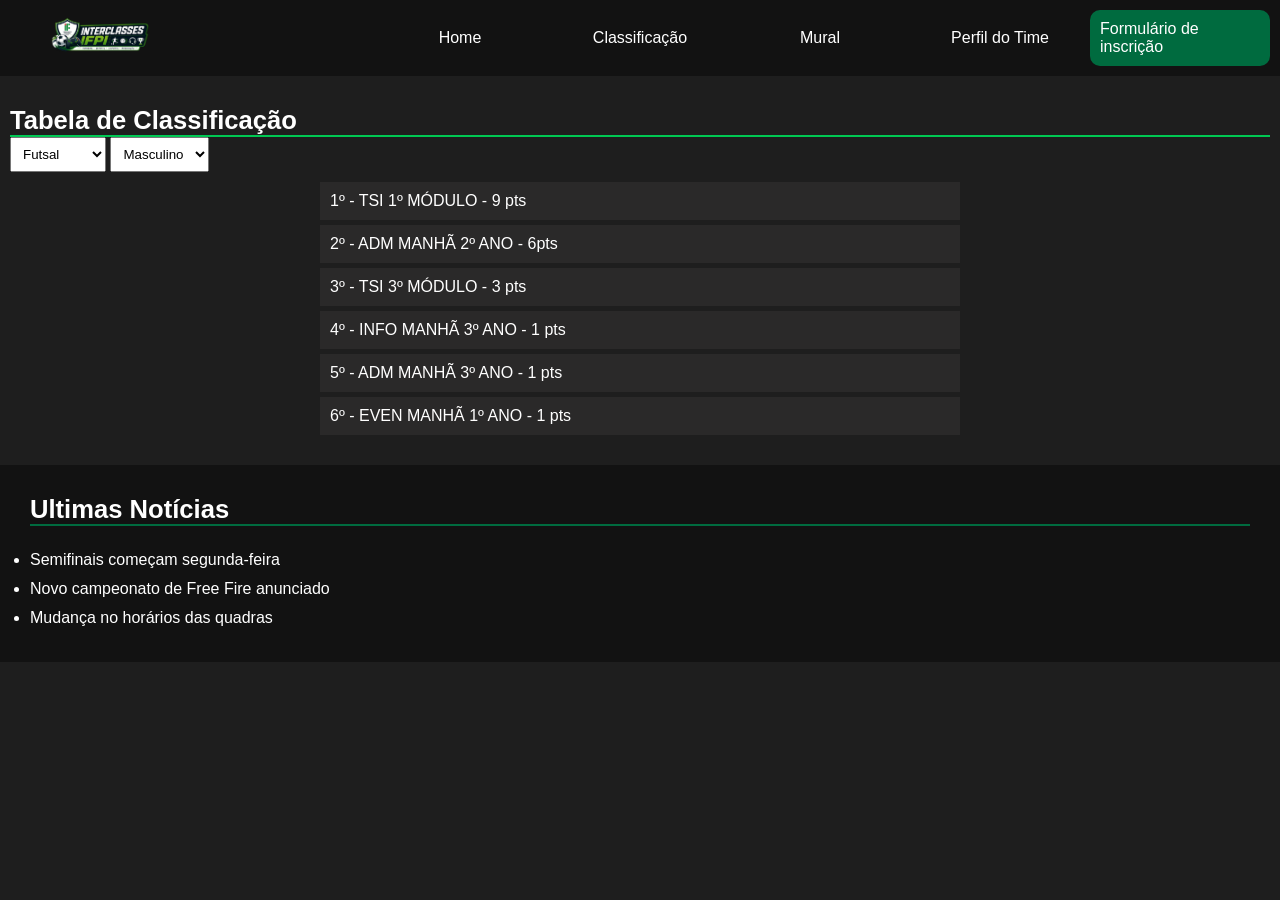
<file: classificacao.html>
<!DOCTYPE html>
<html lang="pt-br">
<head>
    <meta charset="UTF-8">
    <meta name="viewport" content="width=device-width, initial-scale=1.0">
    <title>Classificação</title>
    <link rel="stylesheet" href="style_classificacao.css">
    <link rel="shortcut icon" href="assets/logo.png" type="image/x-icon">
</head>
<body>
    <header>
        <nav>
            <a href="index.html" id="logo"><img src="assets/logo.png" alt="Logo Interclasses IFPI" style="width: 100px;"></a>
            <a href="index.html" id="home">Home</a>
            <a href="classificacao.html" id="classificacao">Classificação</a>
            <a href="mural.html" id="mural">Mural</a>
            <a href="perfiltsi_1.html" id="perfil">Perfil do Time</a>
            <a href="formulario.html" id="inscricao">Formulário de inscrição</a>
        </nav>
    </header>
    <main>
        <section class="tabela">
            <h3>Tabela de Classificação</h3>
            <form>
                <select name="Esporte" id="esporte">
                    <option value="futsal">Futsal</option>
                    <option value="volei">Vôlei</option>
                    <option value="handebol">Handebol</option>
                </select>
                <select name="genero" id="masculino">
                    <option value="masculino">Masculino</option>
                    <option value="feminino">Feminino</option>
                </select>
            </form>
            
        </section>
        <section class="tabela-classificacao">
            <div class="tabela-colocados">
                <a href="perfiltsi_1.html" class="colocado"> 1º - TSI 1º MÓDULO - 9 pts</a>
                <a href="perfiladm_2.html" class="colocado"> 2º - ADM MANHÃ 2º ANO - 6pts</a>
                <a href="perfiltsi_3.html" class="colocado"> 3º - TSI 3º MÓDULO - 3 pts</a>
                <a href="perfilinfo_4.html" class="colocado"> 4º - INFO MANHÃ 3º ANO - 1 pts</a>
                <a href="perfiladm_3.html" class="colocado"> 5º - ADM MANHÃ 3º ANO - 1 pts</a>
                <a href="perfileven_1.html" class="colocado"> 6º - EVEN MANHÃ 1º ANO - 1 pts</a>
            </div>
        </section>
    </main>
    <footer class="ultimas-noticias">
        <h3>Ultimas Notícias</h3>
        <ul>
            <li>Semifinais começam segunda-feira</li>
            <li>Novo campeonato de Free Fire anunciado</li>
            <li>Mudança no horários das quadras</li>
        </ul>
    </footer>
</body>
</html>
</file>
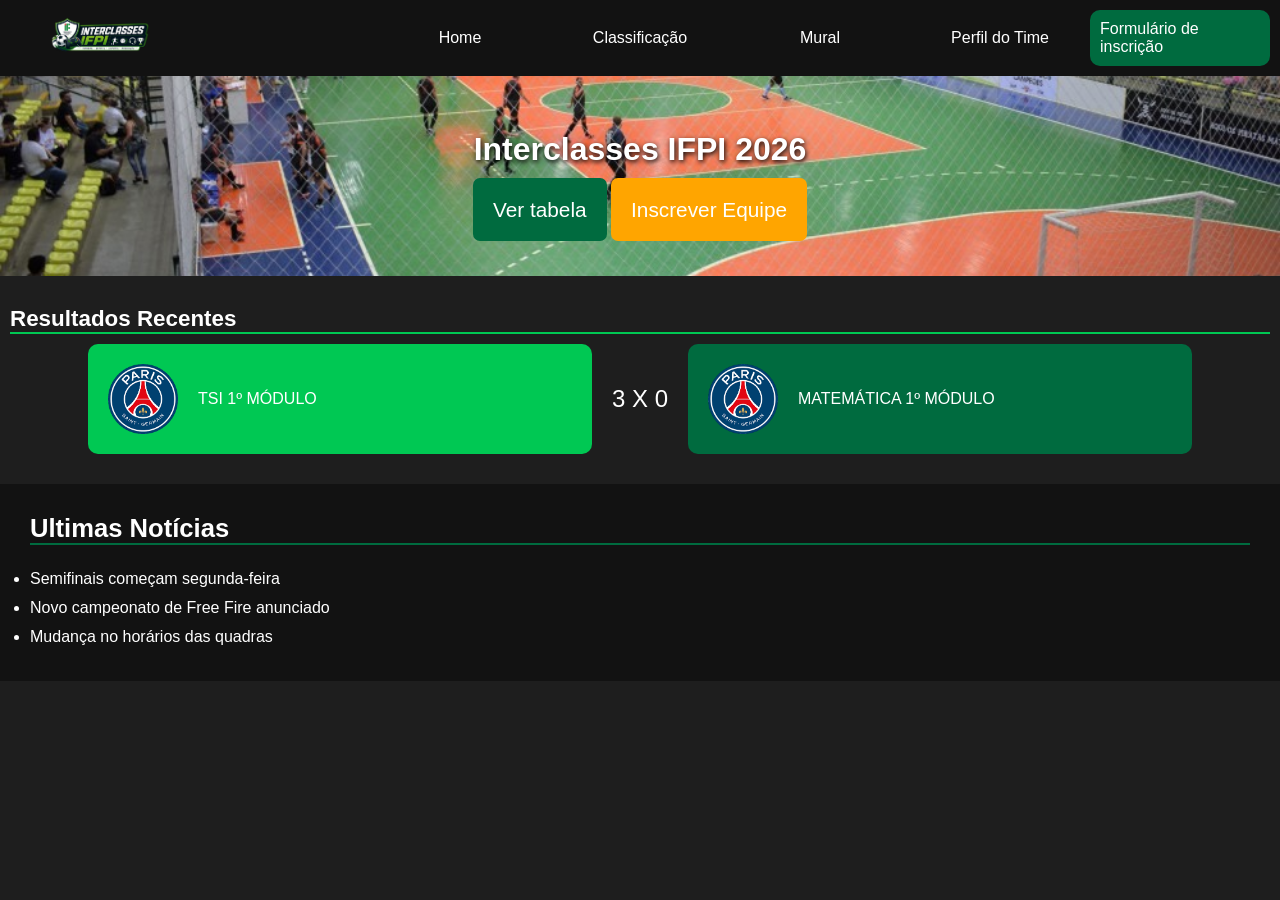
<file: home.html>
<!DOCTYPE html>
<html lang="pt-br">
<head>
    <meta charset="UTF-8">
    <meta name="viewport" content="width=device-width, initial-scale=1.0">
    <title>Torneios e Interclasse - IFPI</title>
    <link rel="stylesheet" href="style_home.css">
    <link rel="shortcut icon" href="assets/logo.png" type="image/x-icon">
</head>
<body>
    <header>
        <nav>
            <a href="home.html" id="logo"><img src="assets/logo.png" alt="Logo Interclasses IFPI" style="width: 100px;"></a>
            <a href="home.html" id="home">Home</a>
            <a href="classificacao.html" id="classificacao">Classificação</a>
            <a href="mural.html" id="mural">Mural</a>
            <a href="perfil.html" id="perfil">Perfil do Time</a>
            <a href="formulario.html" id="inscricao">Formulário de inscrição</a>
        </nav>
    </header>
    <main>
        <section class="Interclasses">
            <h3>Interclasses IFPI 2026</h3>
            <div class="apresentacao_interclasses">
                <a href="classificacao.html" class="btn btn-interclasses-tabela">Ver tabela</a>
                <a href="fomulario.html" class="btn btn-interclasses-equipe">Inscrever Equipe</a>
            </div>
        </section>
        <section class="jogos-recentes">
            <h3>Resultados Recentes</h3>
            <div class="jogos-icones">
                <a href="perfil_tsi_1.html" class="botoes jogo-primeiro">
                    <img src="assets/logo_psg.png" alt="" style="width: 70px;">
                    <p>TSI 1º MÓDULO</p>
                </a>
                <p class="jogos-divisao">3 X 0</p>
                <a href="perfil_adm_manha_2.html" class="botoes jogo-segundo">
                    <img src="assets/logo_psg.png" alt="" style="width: 70px;">
                    <p>MATEMÁTICA 1º MÓDULO</p>
                </a>
            </div>
            
        </section>
    </main>
    <footer class="ultimas-noticias">
        <h3>Ultimas Notícias</h3>
        <ul>
            <li>Semifinais começam segunda-feira</li>
            <li>Novo campeonato de Free Fire anunciado</li>
            <li>Mudança no horários das quadras</li>
        </ul>
    </footer>
</body>
</html>
</file>
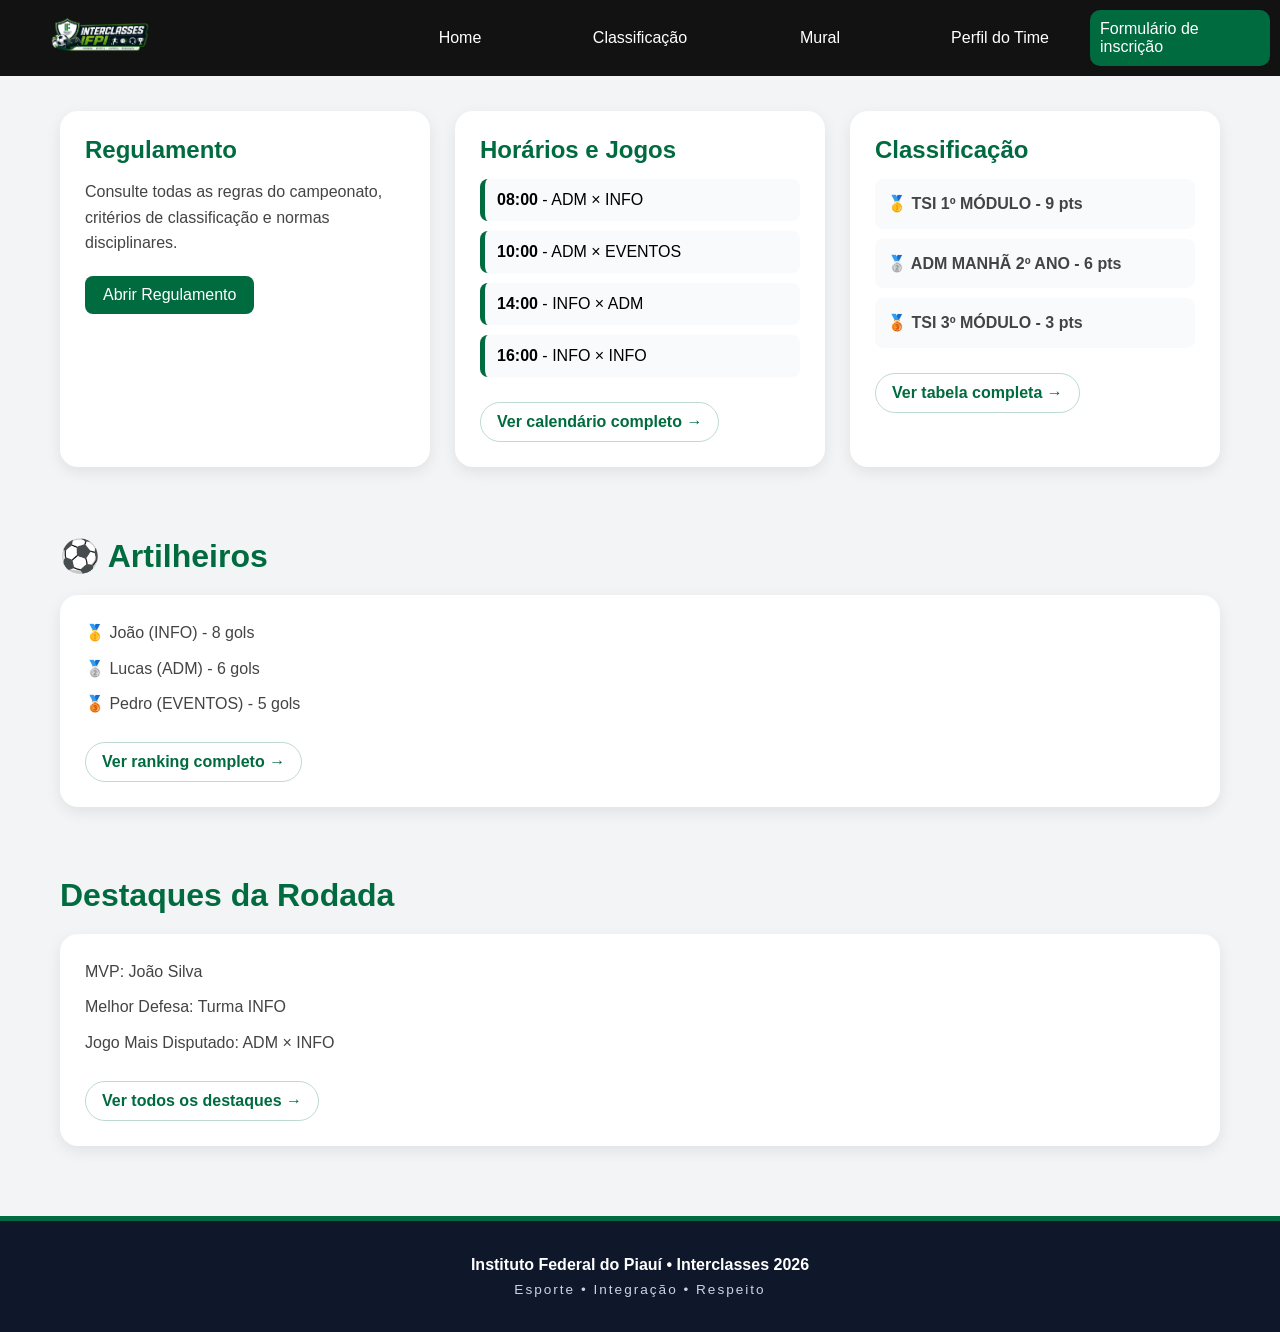
<file: mural.html>
<!DOCTYPE html>
<html lang="pt-BR">
<head>
    <meta charset="UTF-8">
    <meta name="viewport" content="width=device-width, initial-scale=1.0">
    <title>Interclasses IFPI 2026</title>
    <link rel="stylesheet" href="mural.css">
</head>
<body>
<header>
        <nav>
            <a href="index.html" id="logo"><img src="assets/logo.png" alt="Logo Interclasses IFPI" style="width: 100px;"></a>
            <a href="index.html" id="home">Home</a>
            <a href="classificacao.html" id="classificacao">Classificação</a>
            <a href="mural.html" id="mural">Mural</a>
            <a href="perfiltsi_1.html" id="perfil">Perfil do Time</a>
            <a href="formulario.html" id="inscricao">Formulário de inscrição</a>
        </nav>
</header>

<section class="mural">

    <div class="conteudo">

        <div class="card">
            <h2>Regulamento</h2>

            <p>
                Consulte todas as regras do campeonato, critérios de classificação e normas disciplinares.
            </p>

            <a href="regulamento.pdf" target="_blank">
                Abrir Regulamento
            </a>
        </div>

        <div class="card">
            <h2>Horários e Jogos</h2>

            <div class="jogo">
                <strong>08:00</strong> - ADM × INFO
            </div>

            <div class="jogo">
                <strong>10:00</strong> - ADM × EVENTOS
            </div>

            <div class="jogo">
                <strong>14:00</strong> - INFO × ADM
            </div>

            <div class="jogo">
                <strong>16:00</strong> - INFO × INFO
            </div>

            <a href="#" class="ver-mais">
                Ver calendário completo →
            </a>
        </div>

        <div class="card">
            <h2> Classificação</h2>

            <div class="classificacao">
                <p>🥇 TSI 1º MÓDULO - 9 pts</p>
                <p>🥈 ADM MANHÃ 2º ANO - 6 pts</p>
                <p>🥉 TSI 3º MÓDULO - 3 pts</p>
            </div>

            <a href="#" class="ver-mais">
                Ver tabela completa →
            </a>
        </div>

    </div>

</section>

<section class="secao">

    <h2>⚽ Artilheiros</h2>

    <div class="card">

        <p>🥇 João (INFO) - 8 gols</p>
        <p>🥈 Lucas (ADM) - 6 gols</p>
        <p>🥉 Pedro (EVENTOS) - 5 gols</p>

        <a href="#" class="ver-mais">
            Ver ranking completo →
        </a>

    </div>

</section>

<section class="secao">

    <h2> Destaques da Rodada</h2>

    <div class="card">

        <p>MVP: João Silva</p>
        <p>Melhor Defesa: Turma INFO</p>
        <p>Jogo Mais Disputado: ADM × INFO</p>

        <a href="#" class="ver-mais">
            Ver todos os destaques →
        </a>

    </div>

</section>

<footer class="rodape">

    <p>Instituto Federal do Piauí • Interclasses 2026</p>

    <p>Esporte • Integração • Respeito</p>

</footer>

</body>
</html>
</file>
<file: style_classificacao.css>
* {
    margin: 0;
    padding: 0;
    box-sizing: border-box;
    font-family: Arial, Helvetica, sans-serif;
}
:root {
    --cor01: #006B3F;
    --cor02: #00C853;
    --cor03: #121212;
    --cor04: #1E1E1E;
    --cor05: #FFFFFF;
    --cor06: #2563eb;
    --cor07: #1e3a5f;
}
header {
    background-color: #121212;
}
nav {
    display: grid;
    grid-template-columns: repeat(7, 1fr);
    align-items: center;
    justify-items: center;
    padding: 10px;
}
header nav a {
    text-decoration: none;
    color: white;
}
#logo {
    grid-column: 1;
}
#home {
    grid-column: 3;
}
#classificacao  {
    grid-column: 4;
}
#mural {
    grid-column: 5;
}
#perfil {
    grid-column: 6;
}
#inscricao {
    grid-column: 7;
    background-color: #006B3F;
    padding: 10px;
    border-radius: 10px;
}
body {
    background-color: var(--cor04);
}
.btn-entrar {
    background-color: var(--cor01);
    padding: 10px 40px;
    border-radius: 10px;
    transition: 0.5s;
}
.btn-entrar:hover {
    background-color: var(--cor02);
}
.Interclasses {
    display: flex;
    flex-direction: column;
    justify-content: center;
    align-items: center;
    padding: 30px;
    background-image: url("/assets/fundo.jpg");
    background-size: cover;
    background-position: center;
    background-repeat: no-repeat;
    width: 100%;
    height: 200px;
}

.Interclasses h3{
    color: var(--cor05);
    text-shadow: 1px 2px 5px black;
    font-size: 3em;
}
.apresentacao_interclasses {
    margin-top: 30px;
}
.btn {
    font-size: 1.3em;
    text-decoration: none;
    color: var(--cor05);
    border-radius: 7px;
    padding: 20px 60px;
}
.btn-interclasses-tabela {
    background-color: var(--cor01);
}
.btn-interclasses-equipe {
    background-color: #FFA500;
}
.tabela {
    background-color: var(--cor04);
    color: var(--cor05);
    padding: 10px;
    display: flex;
    flex-direction: column;
    margin-top: 20px;
}
.tabela form select {
    padding: 8px;
}
.tabela form select #esporte {
    background-color: var(--cor02);
}
.tabela h3 {
    font-size: 1.6em;
    border-bottom: 2px solid var(--cor02);
}
.tabela-colocados {
    margin: auto;
    width: 50vw;
}
.colocado {
    display: flex;
    text-decoration: none;
    color: white;
    background-color: #a09f9f17;
    padding: 10px;
    margin-bottom: 5px;
}
.resultados-icones {
    display: flex;
    justify-content: center;
    gap: 20px;
    margin-top: 10px;
}
.botoes {
    display: flex;
    align-items: center;
    gap: 20px;
    border-radius: 10px;
    padding: 20px;
    width: 50%;
}
.ultimas-noticias {
    background-color: var(--cor03);
    margin-top: 30px;
    padding: 30px;
    color: var(--cor05);
}
.ultimas-noticias h3 {
    font-size: 1.6em;
    border-bottom: 2px solid var(--cor01);
}
.ultimas-noticias ul {
    margin-top: 20px;
    line-height: 1.8em;
}
</file>
<file: style_home.css>
* {
    margin: 0;
    padding: 0;
    box-sizing: border-box;
    font-family: Arial, Helvetica, sans-serif;
}
:root {
    --cor01: #006B3F;
    --cor02: #00C853;
    --cor03: #121212;
    --cor04: #1E1E1E;
    --cor05: #FFFFFF;
    --cor06: #2563eb;
    --cor07: #1e3a5f;
    --cor08: #FFA500;
}
header {
    background-color: var(--cor03);
}
nav {
    display: grid;
    grid-template-columns: repeat(7, 1fr);
    align-items: center;
    justify-items: center;
    padding: 10px;
}
header nav a {
    text-decoration: none;
    color: var(--cor05);
}
#logo {
    grid-column: 1;
}
#home {
    grid-column: 3;
}
#classificacao  {
    grid-column: 4;
}
#mural {
    grid-column: 5;
}
#perfil {
    grid-column: 6;
}
#inscricao {
    grid-column: 7;
    background-color: #006B3F;
    padding: 10px;
    border-radius: 10px;
}
body {
    background-color: var(--cor04);
}
.Interclasses {
    display: flex;
    flex-direction: column;
    justify-content: center;
    align-items: center;
    padding: 30px;
    background-image: url("assets/fundo.jpg");
    background-size: cover;
    background-position: center;
    background-repeat: no-repeat;
    width: 100%;
    height: 200px;
}

.Interclasses h3{
    color: var(--cor05);
    text-shadow: 1px 2px 5px black;
    font-size: 2em;
}
.apresentacao_interclasses {
    margin-top: 30px;
}
.btn {
    font-size: 1.3em;
    text-decoration: none;
    color: var(--cor05);
    border-radius: 7px;
    padding: 20px;
}
.btn-interclasses-tabela {
    background-color: var(--cor01);
}
.btn-interclasses-equipe {
    background-color: var(--cor08);
}
.jogos-recentes {
    background-color: var(--cor04);
    color: var(--cor05);
    padding: 10px;
    display: flex;
    flex-direction: column;
    margin-top: 20px;
}
.jogos-recentes h3 {
    font-size: 1.4em;
    border-bottom: 2px solid var(--cor02);
}

.jogos-icones {
    display: flex;
    justify-content: center;
    align-items: center;
    gap: 20px;
    margin-top: 10px;
    width: 100%;
}
.jogos-divisao {
    font-size: 1.5em;
}
.botoes {
    display: flex;
    align-items: center;
    gap: 20px;
    border-radius: 10px;
    padding: 20px;
    text-decoration: none;
    color: var(--cor05);
    width: 40%;
}

.jogo-primeiro {
    background-color: var(--cor02);
}
.jogo-segundo {
    background-color: var(--cor01);
}

.ultimas-noticias {
    background-color: var(--cor03);
    margin-top: 20px;
    padding: 30px;
    color: var(--cor05);
}
.ultimas-noticias h3 {
    font-size: 1.6em;
    border-bottom: 2px solid var(--cor01);
}
.ultimas-noticias ul {
    margin-top: 20px;
    line-height: 1.8em;
}
</file>
<file: mural.css>
*{
    margin:0;
    padding:0;
    box-sizing:border-box;
    font-family:Arial, Helvetica, sans-serif;
}

html{
    scroll-behavior:smooth;
}

body{
    background:#f3f4f6;
}

/* CABEÇALHO */

header{
    background:#121212;
}

nav{
    display:grid;
    grid-template-columns:repeat(7,1fr);
    align-items:center;
    justify-items:center;
    padding:10px;
}

header nav a{
    text-decoration:none;
    color:white;
}

#logo{
    grid-column:1;
}

#home{
    grid-column:3;
}

#classificacao{
    grid-column:4;
}

#mural{
    grid-column:5;
}

#perfil{
    grid-column:6;
}
#inscricao {
    grid-column: 7;
    background-color: #006B3F;
    padding: 10px;
    border-radius: 10px;
}

/* MURAL */

.mural{
    width:100%;
}

.conteudo{
    max-width:1200px;
    margin:35px auto;
    padding:0 20px;
    display:grid;
    grid-template-columns:repeat(auto-fit,minmax(320px,1fr));
    gap:25px;
}

/* CARDS */

.card{
    background:white;
    padding:25px;
    border-radius:18px;
    box-shadow:0 5px 15px rgba(0,0,0,.08);
    transition:.3s;
}

.card:hover{
    transform:translateY(-5px);
}

.card h2{
    color:#006b3f;
    margin-bottom:15px;
}

.card p{
    color:#444;
    margin-bottom:10px;
    line-height:1.6;
}

/* BOTÃO DO REGULAMENTO */

.card a:not(.ver-mais){
    display:inline-block;
    margin-top:10px;
    text-decoration:none;
    background:#006b3f;
    color:white;
    padding:10px 18px;
    border-radius:8px;
    transition:.3s;
}

.card a:not(.ver-mais):hover{
    background:#00884f;
}

/* JOGOS */

.jogo{
    background:#f8fafc;
    padding:12px;
    margin-bottom:10px;
    border-left:5px solid #006b3f;
    border-radius:8px;
}

/* CLASSIFICAÇÃO */

.classificacao p{
    background:#f8fafc;
    padding:12px;
    margin-bottom:10px;
    border-radius:8px;
    font-weight:bold;
}

/* VER MAIS */

.ver-mais{
    display:inline-block;
    margin-top:15px;
    padding:10px 16px;
    text-decoration:none;
    color:#006b3f;
    font-weight:600;
    border:1px solid rgba(0,107,63,.25);
    border-radius:999px;
    transition:.3s;
}

.ver-mais:hover{
    background:rgba(0,107,63,.08);
    transform:translateX(5px);
}

/* SEÇÕES */

.secao{
    max-width:1200px;
    margin:70px auto;
    padding:0 20px;
}

.secao h2{
    color:#006b3f;
    margin-bottom:20px;
    font-size:2rem;
}

/* RODAPÉ */

.rodape{
    margin-top:60px;
    background:#0f172a;
    color:white;
    text-align:center;
    padding:35px 20px;
    border-top:5px solid #006b3f;
}

.rodape p:first-child{
    font-weight:bold;
    margin-bottom:8px;
}

.rodape p:last-child{
    color:#cbd5e1;
    letter-spacing:2px;
    font-size:.85rem;
}

@media(max-width:768px){

    .carrossel img{
        min-width:280px;
        height:180px;
    }

    .secao h2{
        font-size:1.6rem;
    }
}
</file>
